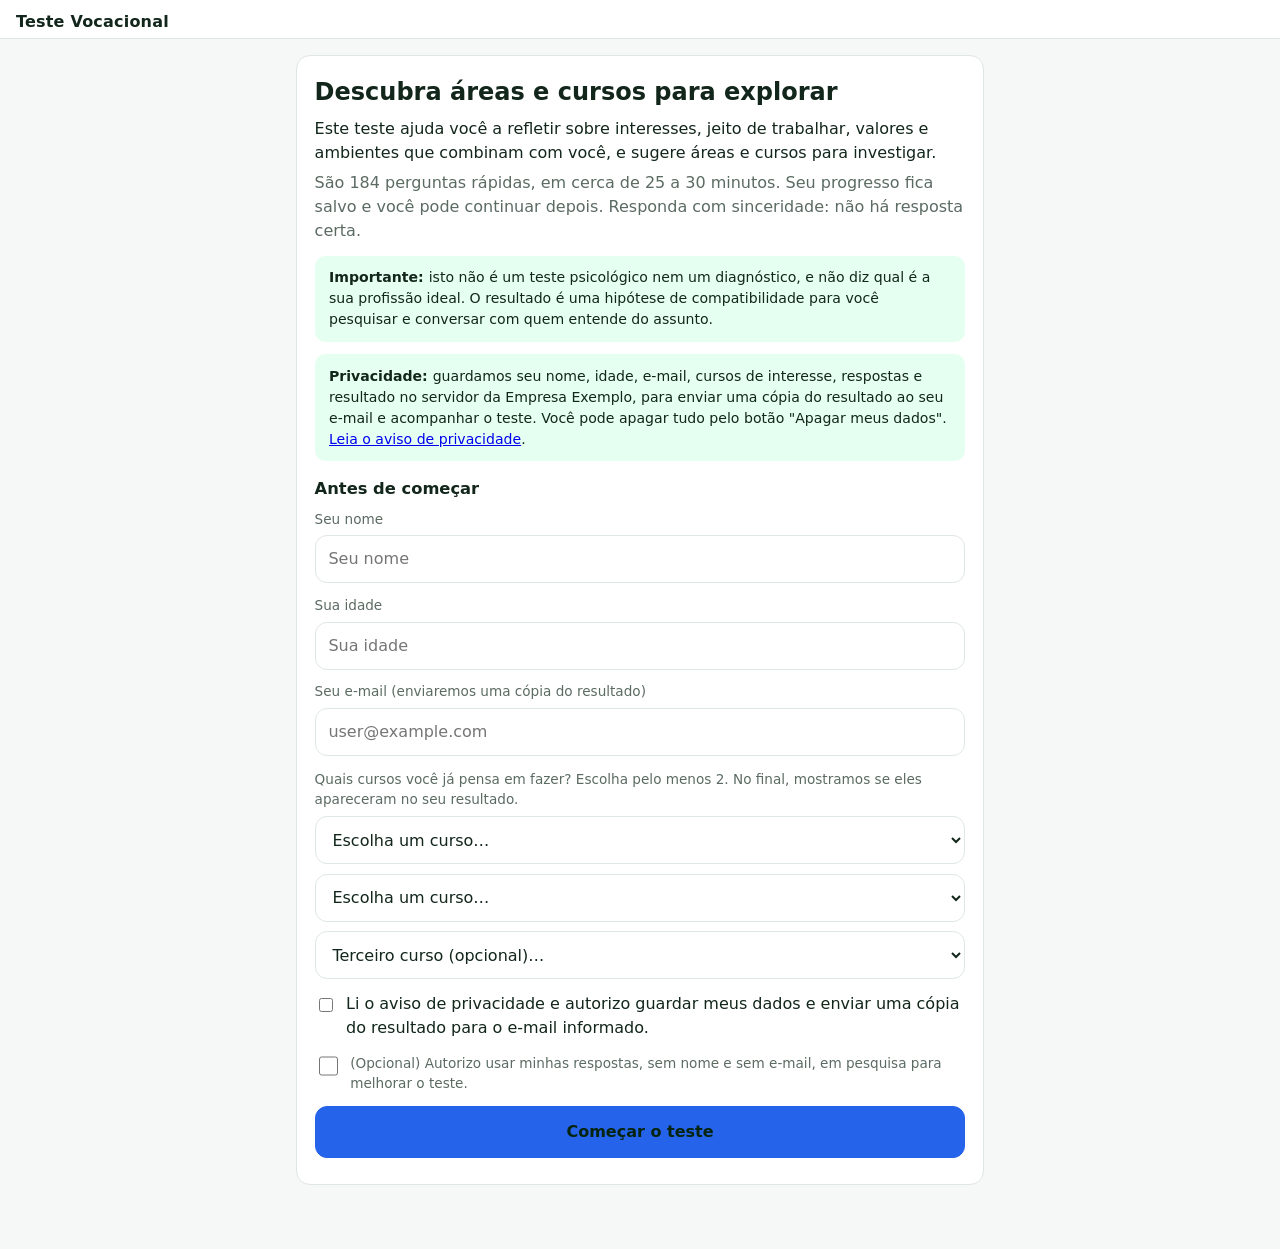
<file: web/index.html>
<!doctype html>
<html lang="pt-BR">
<head>
<meta charset="utf-8">
<meta name="viewport" content="width=device-width, initial-scale=1, viewport-fit=cover">
<meta name="theme-color" content="#2563eb">
<meta name="robots" content="noindex">
<title>Teste Vocacional — Empresa Exemplo</title>
<link rel="icon" href="PLACEHOLDER-FAVICON.png">
<link rel="stylesheet" href="css/app.css">
</head>
<body>
<header class="top">
  <div class="brand">Teste Vocacional</div>
  <div id="prog" class="prog" hidden><div id="progbar"></div></div>
  <div id="progtxt" class="progtxt" hidden></div>
</header>
<main id="app" aria-live="polite"></main>
<noscript><p style="padding:1rem">Este teste precisa de JavaScript ativado.</p></noscript>
<script src="js/dims.js"></script>
<script src="js/itens.js"></script>
<script src="js/cursos.js"></script>
<script src="js/engine.js"></script>
<script src="js/report.js"></script>
<script src="js/app.js"></script>
</body>
</html>
</file>
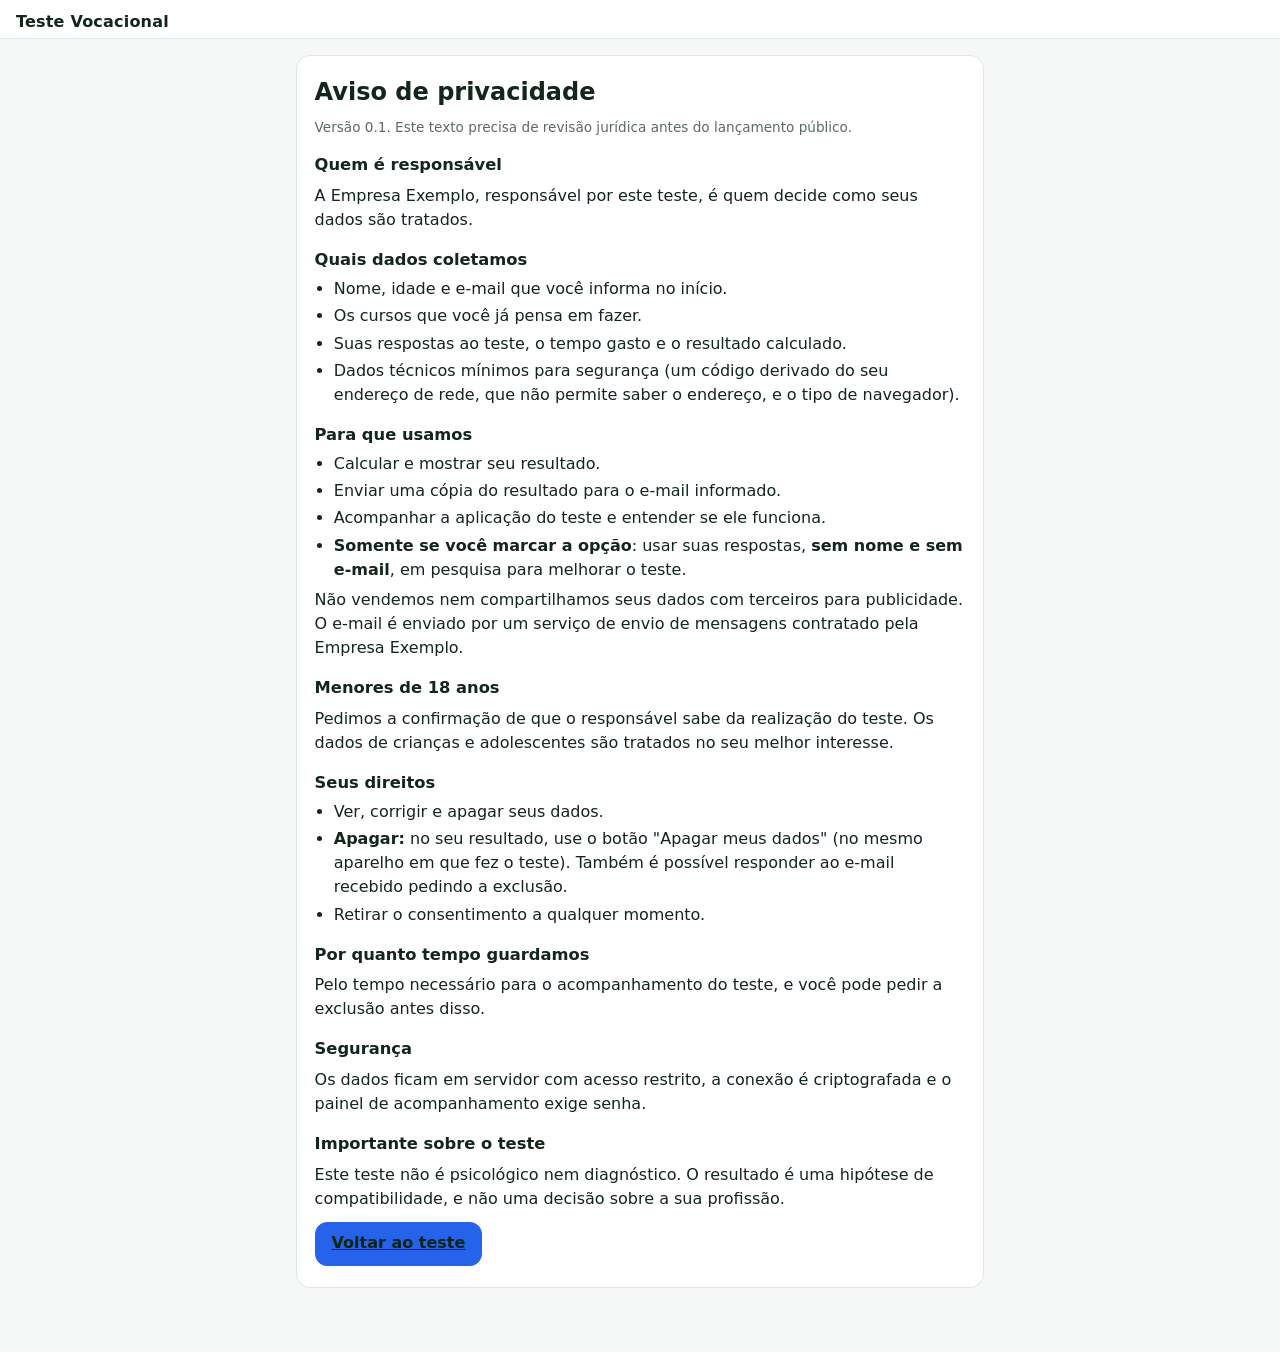
<file: web/privacidade.html>
<!doctype html>
<html lang="pt-BR"><head><meta charset="utf-8"><meta name="viewport" content="width=device-width,initial-scale=1"><meta name="robots" content="noindex">
<title>Aviso de privacidade — Teste Vocacional</title><link rel="stylesheet" href="css/app.css"></head>
<body><header class="top"><div class="brand">Teste Vocacional</div></header>
<main><div class="card">
<h1>Aviso de privacidade</h1>
<p class="mut small">Versão 0.1. Este texto precisa de revisão jurídica antes do lançamento público.</p>
<h3>Quem é responsável</h3><p>A Empresa Exemplo, responsável por este teste, é quem decide como seus dados são tratados.</p>
<h3>Quais dados coletamos</h3>
<ul><li>Nome, idade e e-mail que você informa no início.</li><li>Os cursos que você já pensa em fazer.</li><li>Suas respostas ao teste, o tempo gasto e o resultado calculado.</li><li>Dados técnicos mínimos para segurança (um código derivado do seu endereço de rede, que não permite saber o endereço, e o tipo de navegador).</li></ul>
<h3>Para que usamos</h3>
<ul><li>Calcular e mostrar seu resultado.</li><li>Enviar uma cópia do resultado para o e-mail informado.</li><li>Acompanhar a aplicação do teste e entender se ele funciona.</li><li><b>Somente se você marcar a opção</b>: usar suas respostas, <b>sem nome e sem e-mail</b>, em pesquisa para melhorar o teste.</li></ul>
<p>Não vendemos nem compartilhamos seus dados com terceiros para publicidade. O e-mail é enviado por um serviço de envio de mensagens contratado pela Empresa Exemplo.</p>
<h3>Menores de 18 anos</h3><p>Pedimos a confirmação de que o responsável sabe da realização do teste. Os dados de crianças e adolescentes são tratados no seu melhor interesse.</p>
<h3>Seus direitos</h3>
<ul><li>Ver, corrigir e apagar seus dados.</li><li><b>Apagar:</b> no seu resultado, use o botão "Apagar meus dados" (no mesmo aparelho em que fez o teste). Também é possível responder ao e-mail recebido pedindo a exclusão.</li><li>Retirar o consentimento a qualquer momento.</li></ul>
<h3>Por quanto tempo guardamos</h3><p>Pelo tempo necessário para o acompanhamento do teste, e você pode pedir a exclusão antes disso.</p>
<h3>Segurança</h3><p>Os dados ficam em servidor com acesso restrito, a conexão é criptografada e o painel de acompanhamento exige senha.</p>
<h3>Importante sobre o teste</h3><p>Este teste não é psicológico nem diagnóstico. O resultado é uma hipótese de compatibilidade, e não uma decisão sobre a sua profissão.</p>
<a class="btn inline primary" href="./">Voltar ao teste</a>
</div></main></body></html>
</file>
<file: web/css/app.css>
:root{--bg:#f6f8f7;--card:#fff;--ink:#12261b;--mut:#5b6b62;--line:#dfe7e2;--brand:#2563eb;--brand-d:#1d4ed8;--brand-soft:#e5fff0;--warn:#b45309;--warn-bg:#fff4e0;--bad:#b91c1c;--r:14px}
@media (prefers-color-scheme:dark){:root{--bg:#0e1612;--card:#16221b;--ink:#e8f2ec;--mut:#9db0a5;--line:#263830;--brand-soft:#123a24;--warn-bg:#3a2a0e;--warn:#fbbf24}}
*{box-sizing:border-box}html{-webkit-text-size-adjust:100%}
body{margin:0;background:var(--bg);color:var(--ink);font:16px/1.5 system-ui,-apple-system,"Segoe UI",Roboto,sans-serif}
.top{position:sticky;top:0;z-index:5;background:var(--card);border-bottom:1px solid var(--line);padding:.6rem 1rem calc(.3rem)}
.brand{font-weight:700;letter-spacing:.2px}
.prog{height:6px;background:var(--line);border-radius:6px;margin-top:.5rem;overflow:hidden}
#progbar{height:100%;width:0;background:var(--brand);transition:width .25s}
.progtxt{font-size:.78rem;color:var(--mut);margin-top:.25rem}
main{max-width:720px;margin:0 auto;padding:1rem 1rem 3rem}
.card{background:var(--card);border:1px solid var(--line);border-radius:var(--r);padding:1.1rem;margin:0 0 1rem}
h1{font-size:1.5rem;line-height:1.25;margin:.2rem 0 .6rem}h2{font-size:1.2rem;margin:0 0 .6rem}h3{font-size:1.02rem;margin:1rem 0 .3rem}
p{margin:.4rem 0}ul{margin:.3rem 0;padding-left:1.2rem}li{margin:.2rem 0}
.mut{color:var(--mut)}.small{font-size:.85rem}
.btn{display:block;width:100%;min-height:52px;padding:.8rem 1rem;border-radius:12px;border:1.5px solid var(--line);background:var(--card);color:var(--ink);font:inherit;text-align:left;cursor:pointer;margin:.5rem 0;-webkit-tap-highlight-color:transparent}
.btn:hover{border-color:var(--brand-d)}.btn.sel{background:var(--brand-soft);border-color:var(--brand-d);font-weight:600}
.btn.primary{background:var(--brand);border-color:var(--brand);color:#06240f;font-weight:700;text-align:center}
.btn.ghost{text-align:center;background:transparent}
.btn.inline{display:inline-block;width:auto;min-height:44px;padding:.5rem 1rem;margin:.25rem .25rem .25rem 0}
.q{font-size:1.15rem;line-height:1.4;margin:.2rem 0 .8rem}
.mod{font-size:.78rem;text-transform:uppercase;letter-spacing:.06em;color:var(--brand-d);font-weight:700}
.nav{display:flex;gap:.5rem;margin-top:.5rem}.nav .btn{margin:0;text-align:center}
.chk{display:flex;gap:.6rem;align-items:flex-start;margin:.8rem 0}.chk input{width:22px;height:22px;margin-top:2px;accent-color:var(--brand-d)}
.tag{display:inline-block;padding:.15rem .6rem;border-radius:99px;font-size:.78rem;font-weight:700;background:var(--brand-soft);color:var(--brand-d)}
.tag.Alta{background:var(--brand-soft);color:var(--brand-d)}.tag.Média{background:var(--warn-bg);color:var(--warn)}.tag.Baixa{background:#fee2e2;color:var(--bad)}
.bar{display:grid;grid-template-columns:minmax(120px,38%) 1fr 2.4rem;gap:.5rem;align-items:center;margin:.35rem 0;font-size:.92rem}
.bar .t{height:10px;background:var(--line);border-radius:6px;overflow:hidden}.bar .t i{display:block;height:100%;background:var(--brand-d)}
.bar b{text-align:right;font-variant-numeric:tabular-nums}
.alert{background:var(--warn-bg);color:var(--ink);border-left:4px solid var(--warn);padding:.6rem .8rem;border-radius:8px;margin:.5rem 0;font-size:.92rem}
.disc{background:var(--brand-soft);border-radius:10px;padding:.7rem .9rem;font-size:.88rem;margin:.8rem 0}
.course{border-left:6px solid var(--brand);}
.course .pct{font-size:2rem;font-weight:800;line-height:1}
.chips span{display:inline-block;background:var(--brand-soft);border-radius:99px;padding:.2rem .65rem;margin:.15rem .2rem .15rem 0;font-size:.85rem}
details{margin:.5rem 0}summary{cursor:pointer;font-weight:600;padding:.3rem 0}
.sticky-nav{display:flex;gap:.4rem;overflow-x:auto;padding:.2rem 0 .6rem;margin:0 -1rem 0;padding-left:1rem;scrollbar-width:none}
.sticky-nav a{white-space:nowrap;font-size:.82rem;padding:.3rem .7rem;border:1px solid var(--line);border-radius:99px;color:var(--ink);text-decoration:none;background:var(--card)}
.flags li{font-size:.88rem}
@media print{.top,.nav,.btn,.sticky-nav,.noprint{display:none!important}body{background:#fff;color:#000}.card{break-inside:avoid;border:1px solid #bbb}}
.inp{display:block;width:100%;min-height:48px;padding:.6rem .8rem;margin:.3rem 0 .6rem;border:1.5px solid var(--line);border-radius:12px;background:var(--card);color:var(--ink);font:inherit}.inp:focus{outline:2px solid var(--brand);border-color:var(--brand-d)}
[hidden]{display:none!important}
section,h2[id]{scroll-margin-top:84px}.q:focus{outline:none}.btn:focus-visible,.inp:focus-visible,a:focus-visible{outline:3px solid var(--brand-d);outline-offset:2px}
</file>
